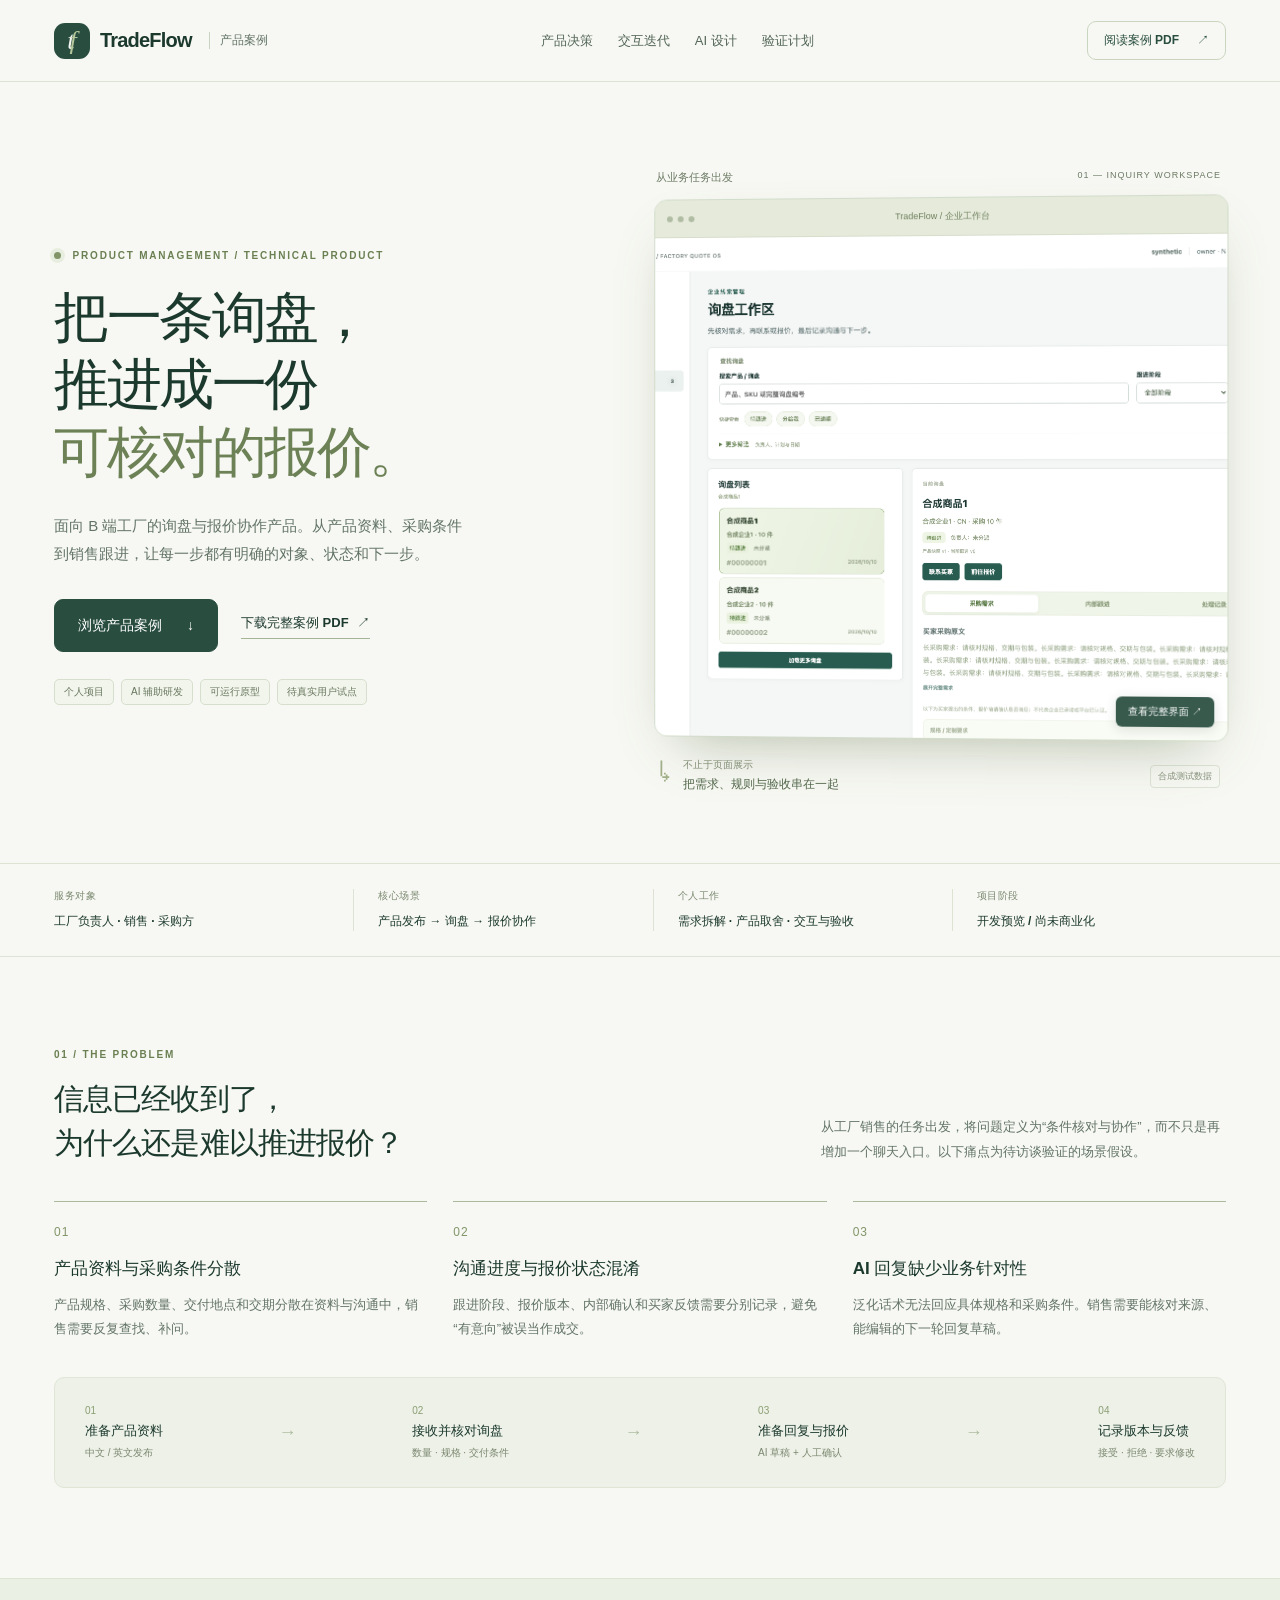
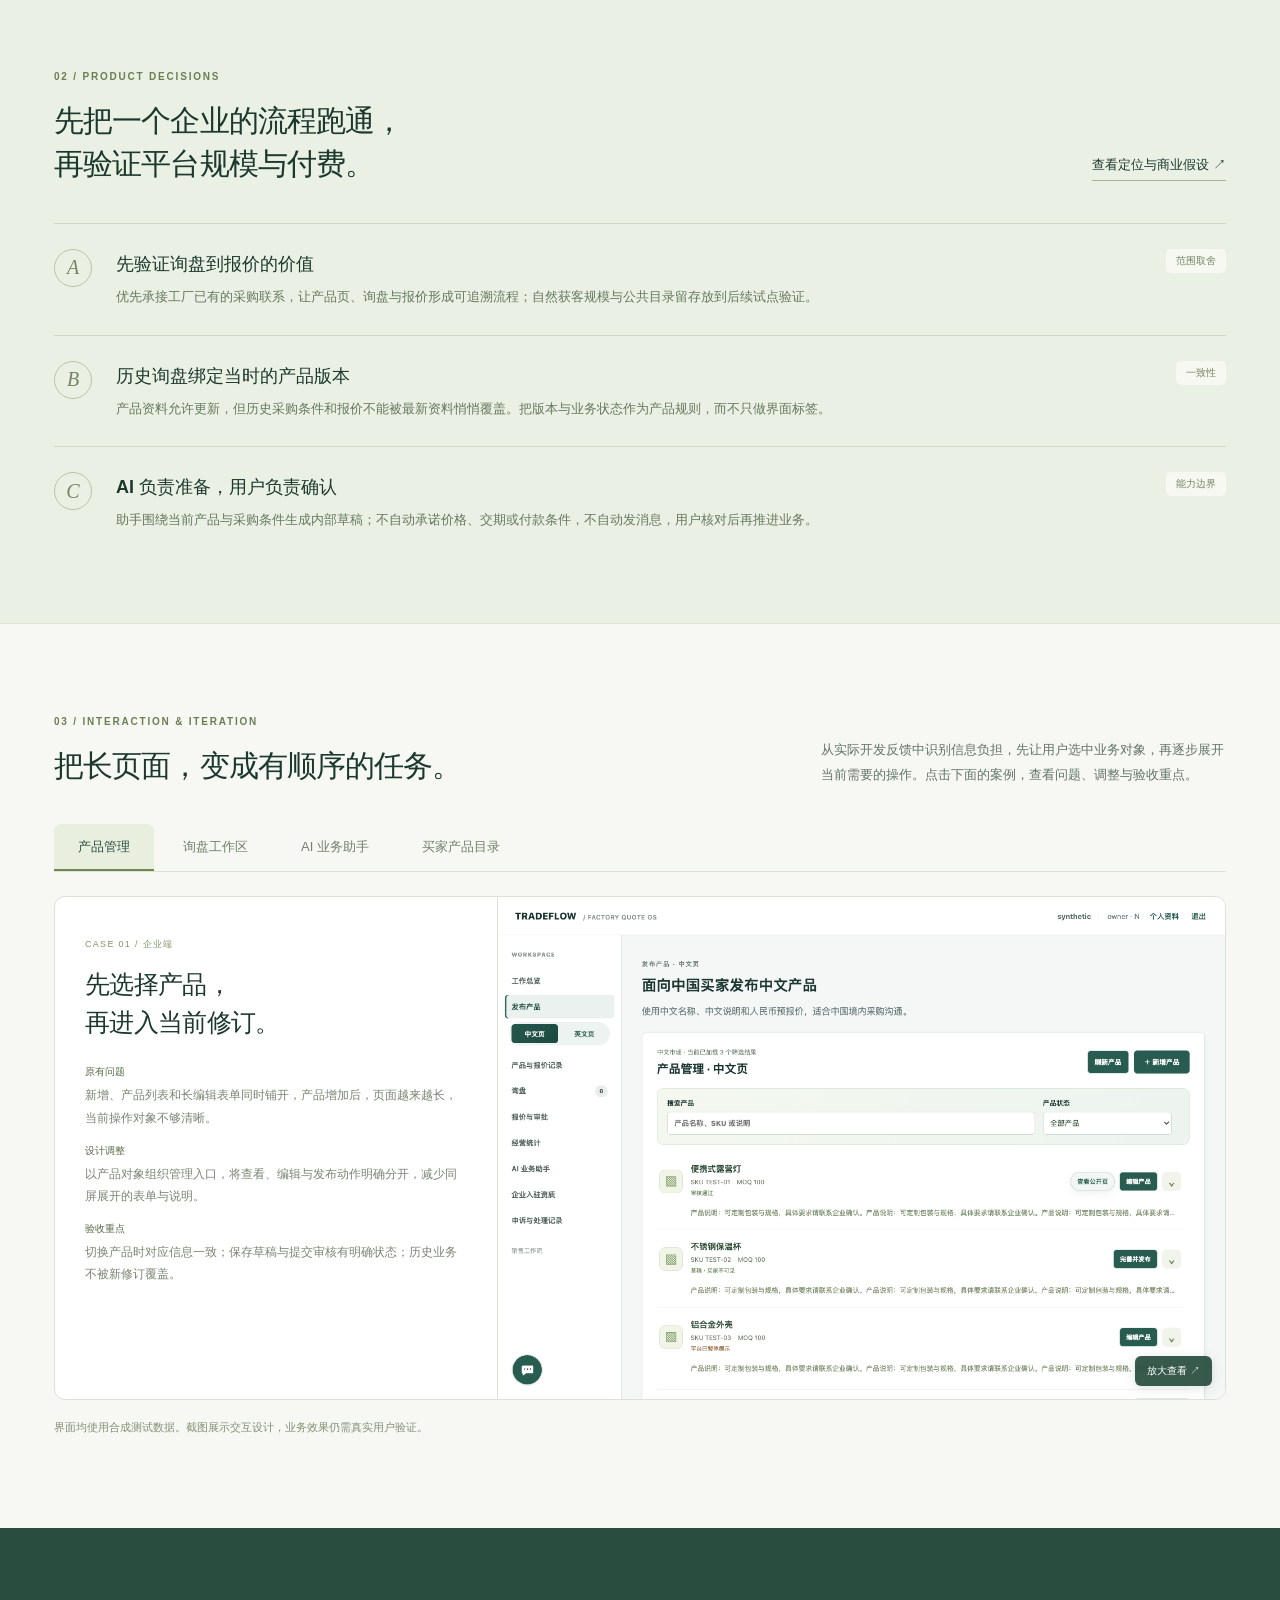
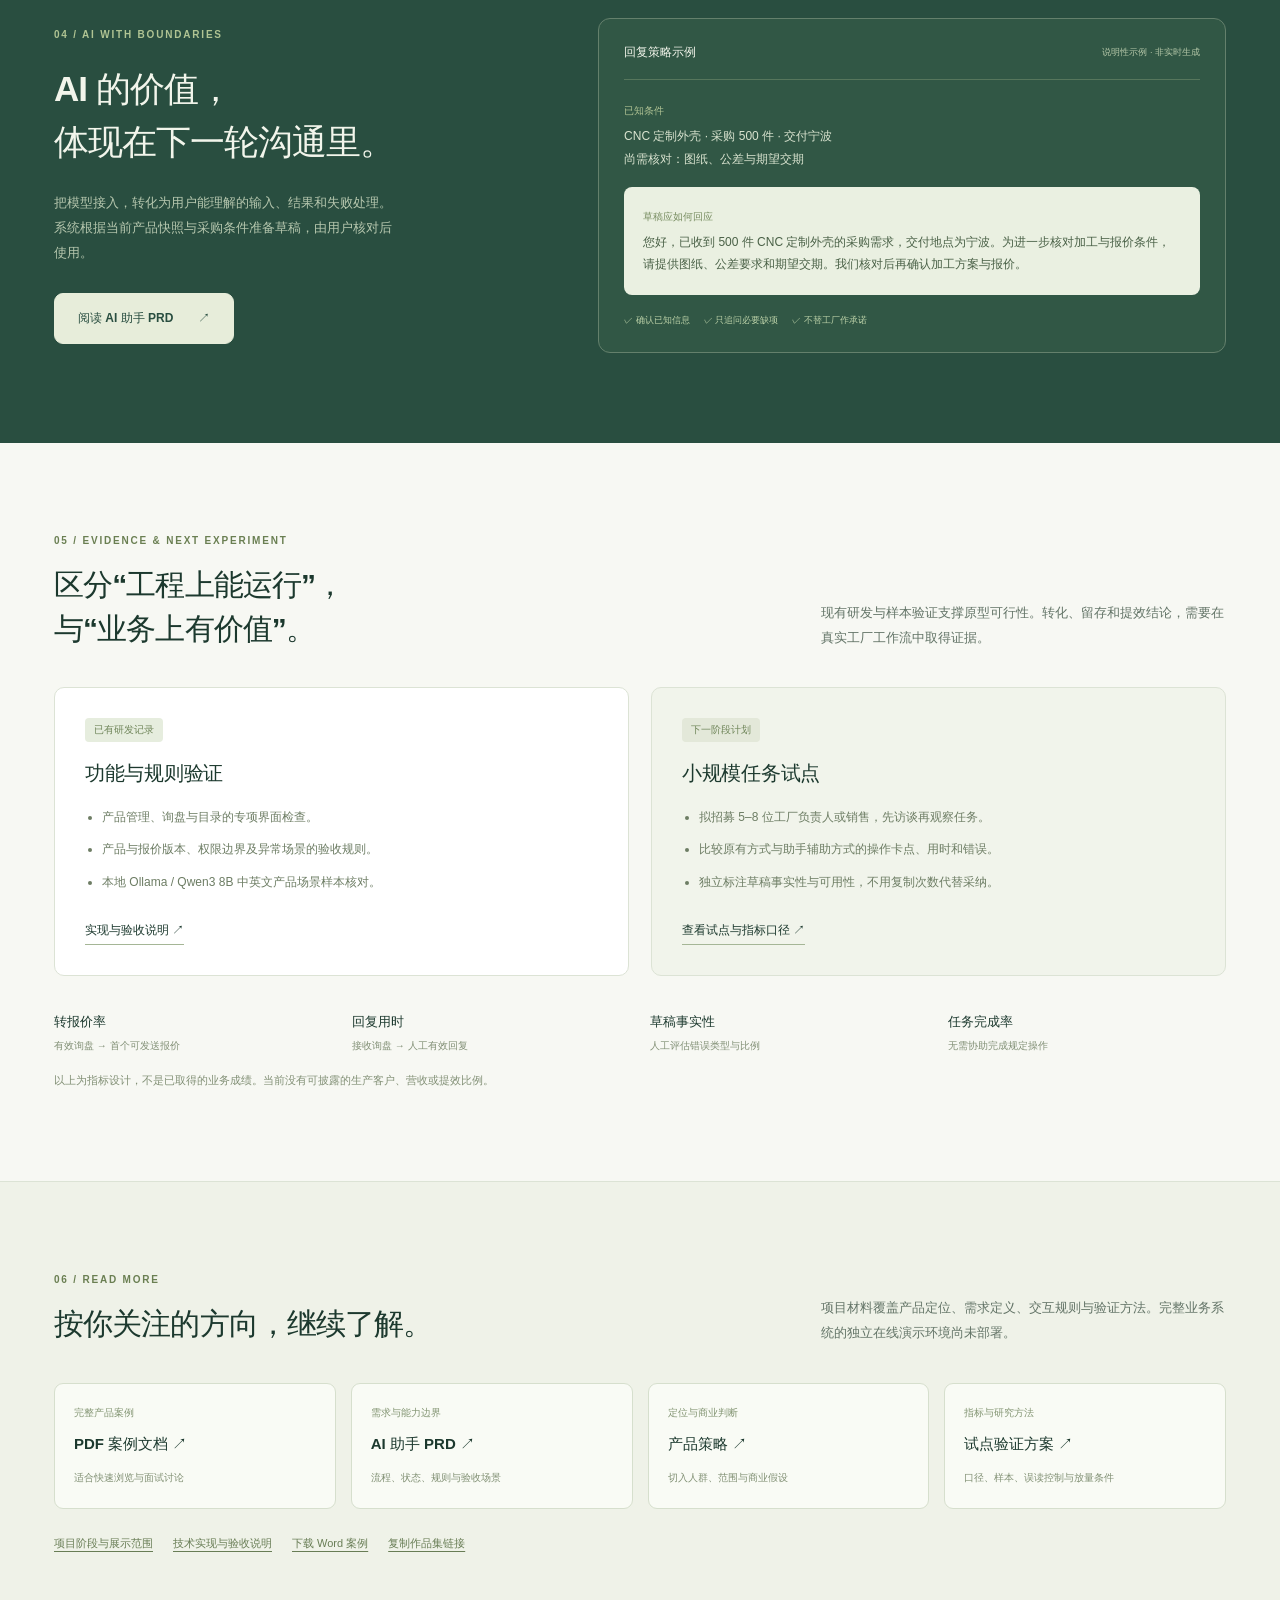
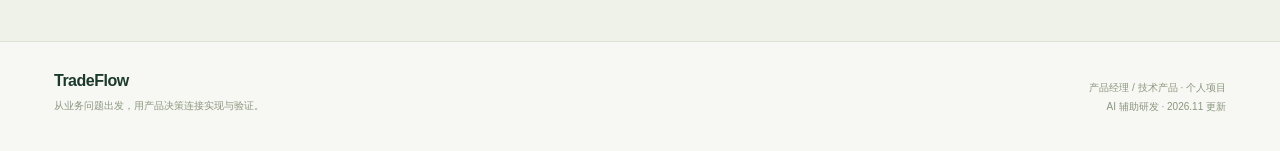
<file: index.html>
<!doctype html>
<html lang="zh-CN">
<head>
  <meta charset="utf-8">
  <meta name="viewport" content="width=device-width, initial-scale=1">
  <meta name="description" content="TradeFlow 产品经理与技术产品个人作品集：工厂询盘到报价的产品设计、交互迭代、AI 助手能力边界与试点验证方案。">
  <meta name="theme-color" content="#294e40">
  <title>TradeFlow · 产品经理 / 技术产品作品集</title>
  <link rel="icon" href="assets/favicon.svg" type="image/svg+xml">
  <link rel="stylesheet" href="assets/style.css">
  <script src="assets/site.js" defer></script>
</head>
<body>
<a class="skip-link" href="#main">跳到主要内容</a>
<header class="site-header">
  <a class="brand" href="./index.html" aria-label="TradeFlow 作品集首页"><span class="brand-icon" aria-hidden="true">t<span>f</span></span><strong>TradeFlow</strong><span class="brand-divider"></span><span class="brand-label">产品案例</span></a>
  <nav aria-label="页面导航"><a href="#decisions">产品决策</a><a href="#iterations">交互迭代</a><a href="#ai">AI 设计</a><a href="#validation">验证计划</a></nav>
  <a class="button button-small button-outline header-download" href="assets/tradeflow-product-case.pdf">阅读案例 PDF <span aria-hidden="true">↗</span></a>
</header>
<main id="main">
  <section class="hero section-shell" aria-labelledby="hero-title">
    <div class="hero-copy">
      <p class="eyebrow"><span class="status-dot"></span> PRODUCT MANAGEMENT / TECHNICAL PRODUCT</p>
      <h1 id="hero-title">把一条询盘，<br>推进成一份<br><em>可核对的报价。</em></h1>
      <p class="hero-description">面向 B 端工厂的询盘与报价协作产品。从产品资料、采购条件到销售跟进，让每一步都有明确的对象、状态和下一步。</p>
      <div class="hero-actions"><a class="button" href="#iterations">浏览产品案例 <span aria-hidden="true">↓</span></a><a class="text-link" href="assets/tradeflow-product-case.pdf">下载完整案例 PDF <span aria-hidden="true">↗</span></a></div>
      <div class="tags"><span>个人项目</span><span>AI 辅助研发</span><span>可运行原型</span><span>待真实用户试点</span></div>
    </div>
    <div class="hero-visual">
      <div class="visual-label"><span>从业务任务出发</span><span>01 — INQUIRY WORKSPACE</span></div>
      <button class="screenshot-button hero-screen" type="button" data-image="assets/inquiry-workspace-20261028.png" data-caption="询盘工作区：先选询盘，再核对需求与跟进。合成测试数据。" aria-label="放大查看询盘工作区截图"><span class="window-bar" aria-hidden="true"><i></i><i></i><i></i><span>TradeFlow / 企业工作台</span></span><img src="assets/inquiry-workspace-20261028.png" alt="TradeFlow 询盘工作区界面，展示询盘列表、需求详情和跟进操作" fetchpriority="high"><span class="zoom-hint">查看完整界面 ↗</span></button>
      <div class="visual-note"><span class="note-arrow" aria-hidden="true">↳</span><p>不止于页面展示<br><strong>把需求、规则与验收串在一起</strong></p><span class="synthetic-label">合成测试数据</span></div>
    </div>
  </section>
  <div class="project-meta section-shell" aria-label="项目基本信息">
    <div><span>服务对象</span><strong>工厂负责人 · 销售 · 采购方</strong></div><div><span>核心场景</span><strong>产品发布 → 询盘 → 报价协作</strong></div><div><span>个人工作</span><strong>需求拆解 · 产品取舍 · 交互与验收</strong></div><div><span>项目阶段</span><strong>开发预览 / 尚未商业化</strong></div>
  </div>
  <section class="section-shell section-space" id="overview">
    <div class="section-heading"><div><p class="eyebrow">01 / THE PROBLEM</p><h2>信息已经收到了，<br>为什么还是难以推进报价？</h2></div><p>从工厂销售的任务出发，将问题定义为“条件核对与协作”，而不只是再增加一个聊天入口。以下痛点为待访谈验证的场景假设。</p></div>
    <div class="problem-grid"><article><span class="index">01</span><h3>产品资料与采购条件分散</h3><p>产品规格、采购数量、交付地点和交期分散在资料与沟通中，销售需要反复查找、补问。</p></article><article><span class="index">02</span><h3>沟通进度与报价状态混淆</h3><p>跟进阶段、报价版本、内部确认和买家反馈需要分别记录，避免“有意向”被误当作成交。</p></article><article><span class="index">03</span><h3>AI 回复缺少业务针对性</h3><p>泛化话术无法回应具体规格和采购条件。销售需要能核对来源、能编辑的下一轮回复草稿。</p></article></div>
    <div class="workflow" aria-label="核心业务流程"><div><span>01</span><strong>准备产品资料</strong><small>中文 / 英文发布</small></div><span aria-hidden="true">→</span><div><span>02</span><strong>接收并核对询盘</strong><small>数量 · 规格 · 交付条件</small></div><span aria-hidden="true">→</span><div><span>03</span><strong>准备回复与报价</strong><small>AI 草稿 + 人工确认</small></div><span aria-hidden="true">→</span><div><span>04</span><strong>记录版本与反馈</strong><small>接受 · 拒绝 · 要求修改</small></div></div>
  </section>
  <section class="decision-section" id="decisions"><div class="section-shell section-space">
    <div class="section-heading"><div><p class="eyebrow">02 / PRODUCT DECISIONS</p><h2>先把一个企业的流程跑通，<br>再验证平台规模与付费。</h2></div><a class="text-link" href="positioning.html">查看定位与商业假设 ↗</a></div>
    <div class="decision-list"><article><div class="decision-number">A</div><div><h3>先验证询盘到报价的价值</h3><p>优先承接工厂已有的采购联系，让产品页、询盘与报价形成可追溯流程；自然获客规模与公共目录留存放到后续试点验证。</p></div><span class="decision-tag">范围取舍</span></article><article><div class="decision-number">B</div><div><h3>历史询盘绑定当时的产品版本</h3><p>产品资料允许更新，但历史采购条件和报价不能被最新资料悄悄覆盖。把版本与业务状态作为产品规则，而不只做界面标签。</p></div><span class="decision-tag">一致性</span></article><article><div class="decision-number">C</div><div><h3>AI 负责准备，用户负责确认</h3><p>助手围绕当前产品与采购条件生成内部草稿；不自动承诺价格、交期或付款条件，不自动发消息，用户核对后再推进业务。</p></div><span class="decision-tag">能力边界</span></article></div>
  </div></section>
  <section class="section-shell section-space" id="iterations">
    <div class="section-heading"><div><p class="eyebrow">03 / INTERACTION & ITERATION</p><h2>把长页面，变成有顺序的任务。</h2></div><p>从实际开发反馈中识别信息负担，先让用户选中业务对象，再逐步展开当前需要的操作。点击下面的案例，查看问题、调整与验收重点。</p></div>
    <div class="case-tabs" role="tablist" aria-label="交互设计案例"><button type="button" role="tab" id="tab-products" aria-selected="true" aria-controls="case-products" tabindex="0">产品管理</button><button type="button" role="tab" id="tab-inquiry" aria-selected="false" aria-controls="case-inquiry" tabindex="-1">询盘工作区</button><button type="button" role="tab" id="tab-agent" aria-selected="false" aria-controls="case-agent" tabindex="-1">AI 业务助手</button><button type="button" role="tab" id="tab-buyer" aria-selected="false" aria-controls="case-buyer" tabindex="-1">买家产品目录</button></div>
    <div class="case-panel" id="case-products" role="tabpanel" aria-labelledby="tab-products"><div class="case-copy"><span class="case-kicker">CASE 01 / 企业端</span><h3>先选择产品，<br>再进入当前修订。</h3><dl><dt>原有问题</dt><dd>新增、产品列表和长编辑表单同时铺开，产品增加后，页面越来越长，当前操作对象不够清晰。</dd><dt>设计调整</dt><dd>以产品对象组织管理入口，将查看、编辑与发布动作明确分开，减少同屏展开的表单与说明。</dd><dt>验收重点</dt><dd>切换产品时对应信息一致；保存草稿与提交审核有明确状态；历史业务不被新修订覆盖。</dd></dl></div><button class="screenshot-button case-image" type="button" data-image="assets/product-manager-20261028.png" data-caption="产品管理交互迭代。合成测试数据。" aria-label="放大产品管理截图"><img loading="lazy" src="assets/product-manager-20261028.png" alt="产品管理界面截图"><span class="zoom-hint">放大查看 ↗</span></button></div>
    <div class="case-panel" id="case-inquiry" role="tabpanel" aria-labelledby="tab-inquiry" hidden><div class="case-copy"><span class="case-kicker">CASE 02 / 企业端</span><h3>筛选、选择、核对，<br>再决定下一步。</h3><dl><dt>原有问题</dt><dd>筛选条件占据大面积首屏，需求、负责人、跟进和报价入口缺少清晰顺序。</dd><dt>设计调整</dt><dd>围绕“左侧选询盘、右侧处理当前需求”组织工作区；让搜索、筛选与详情各自承担明确任务。</dd><dt>验收重点</dt><dd>搜索和选择对应正确详情；跟进阶段独立于报价审批；销售仅处理授权范围内的线索。</dd></dl></div><button class="screenshot-button case-image" type="button" data-image="assets/inquiry-workspace-20261028.png" data-caption="询盘工作区交互迭代。合成测试数据。" aria-label="放大询盘工作区截图"><img loading="lazy" src="assets/inquiry-workspace-20261028.png" alt="询盘列表与详情工作区"><span class="zoom-hint">放大查看 ↗</span></button></div>
    <div class="case-panel" id="case-agent" role="tabpanel" aria-labelledby="tab-agent" hidden><div class="case-copy"><span class="case-kicker">CASE 03 / AI 产品</span><h3>从“运行 Agent”，<br>变成“准备这次回复”。</h3><dl><dt>原有问题</dt><dd>技术化入口不易理解；泛化草稿重复询问已填写的条件，用户难以感知与当前业务的关系。</dd><dt>设计调整</dt><dd>按补齐需求、准备回复、报价前检查组织目标，显式展示来源、缺项与可编辑话术。</dd><dt>验收重点</dt><dd>已知条件应被确认、缺项才追问；中英文匹配；不编造工艺、价格或交期承诺。</dd></dl></div><button class="screenshot-button case-image" type="button" data-image="assets/agent-business-home-20261027.png" data-caption="AI 助手界面中的固定示例仅演示交互；不代表该次截图由实时模型生成。合成测试数据。" aria-label="放大 AI 助手截图"><img loading="lazy" src="assets/agent-business-home-20261027.png" alt="按业务任务组织的 AI 助手界面"><span class="zoom-hint">放大查看 ↗</span></button></div>
    <div class="case-panel" id="case-buyer" role="tabpanel" aria-labelledby="tab-buyer" hidden><div class="case-copy"><span class="case-kicker">CASE 04 / 买家端</span><h3>先看到产品，<br>再按采购条件收窄。</h3><dl><dt>原有问题</dt><dd>目录首屏由介绍和大量筛选项占据，产品展示靠后，浏览与找货的任务不够突出。</dd><dt>设计调整</dt><dd>保持产品浏览为主线，让搜索与进阶筛选逐步展开，区分国内与海外产品页，兼顾移动端布局。</dd><dt>验收重点</dt><dd>筛选结果与采购条件一致；产品语言渠道明确；手机端搜索、滚动与返回路径可用。</dd></dl></div><button class="screenshot-button case-image" type="button" data-image="assets/buyer-compact-catalog-20261028.png" data-caption="买家产品目录交互迭代。合成测试数据。" aria-label="放大买家目录截图"><img loading="lazy" src="assets/buyer-compact-catalog-20261028.png" alt="紧凑的买家产品目录与搜索界面"><span class="zoom-hint">放大查看 ↗</span></button></div>
    <p class="caption">界面均使用合成测试数据。截图展示交互设计，业务效果仍需真实用户验证。</p>
    <noscript><p>浏览器未启用 JavaScript，可直接查看 <a href="assets/inquiry-workspace-20261028.png">询盘工作区</a>、<a href="assets/agent-business-home-20261027.png">AI 助手</a>与<a href="assets/buyer-compact-catalog-20261028.png">买家目录</a>截图。</p></noscript>
  </section>
  <section class="ai-section" id="ai"><div class="section-shell section-space ai-layout"><div><p class="eyebrow">04 / AI WITH BOUNDARIES</p><h2>AI 的价值，<br>体现在下一轮沟通里。</h2><p>把模型接入，转化为用户能理解的输入、结果和失败处理。系统根据当前产品快照与采购条件准备草稿，由用户核对后使用。</p><a class="button button-light" href="ai-prd.html">阅读 AI 助手 PRD <span aria-hidden="true">↗</span></a></div><div class="ai-example"><div class="example-head"><span>回复策略示例</span><span>说明性示例 · 非实时生成</span></div><div class="example-input"><small>已知条件</small><p>CNC 定制外壳 · 采购 500 件 · 交付宁波<br>尚需核对：图纸、公差与期望交期</p></div><div class="example-reply"><small>草稿应如何回应</small><p>您好，已收到 500 件 CNC 定制外壳的采购需求，交付地点为宁波。为进一步核对加工与报价条件，请提供图纸、公差要求和期望交期。我们核对后再确认加工方案与报价。</p></div><div class="ai-guardrails"><span>✓ 确认已知信息</span><span>✓ 只追问必要缺项</span><span>✓ 不替工厂作承诺</span></div></div></div></section>
  <section class="section-shell section-space" id="validation">
    <div class="section-heading"><div><p class="eyebrow">05 / EVIDENCE & NEXT EXPERIMENT</p><h2>区分“工程上能运行”，<br>与“业务上有价值”。</h2></div><p>现有研发与样本验证支撑原型可行性。转化、留存和提效结论，需要在真实工厂工作流中取得证据。</p></div>
    <div class="evidence-grid"><article class="evidence-card"><span class="pill">已有研发记录</span><h3>功能与规则验证</h3><ul><li>产品管理、询盘与目录的专项界面检查。</li><li>产品与报价版本、权限边界及异常场景的验收规则。</li><li>本地 Ollama / Qwen3 8B 中英文产品场景样本核对。</li></ul><a class="text-link" href="implementation.html">实现与验收说明 ↗</a></article><article class="evidence-card planned"><span class="pill">下一阶段计划</span><h3>小规模任务试点</h3><ul><li>拟招募 5–8 位工厂负责人或销售，先访谈再观察任务。</li><li>比较原有方式与助手辅助方式的操作卡点、用时和错误。</li><li>独立标注草稿事实性与可用性，不用复制次数代替采纳。</li></ul><a class="text-link" href="validation-plan.html">查看试点与指标口径 ↗</a></article></div>
    <div class="metrics-strip"><div><strong>转报价率</strong><span>有效询盘 → 首个可发送报价</span></div><div><strong>回复用时</strong><span>接收询盘 → 人工有效回复</span></div><div><strong>草稿事实性</strong><span>人工评估错误类型与比例</span></div><div><strong>任务完成率</strong><span>无需协助完成规定操作</span></div></div>
    <p class="caption">以上为指标设计，不是已取得的业务成绩。当前没有可披露的生产客户、营收或提效比例。</p>
  </section>
  <section class="materials-section" id="materials"><div class="section-shell section-space"><div class="section-heading"><div><p class="eyebrow">06 / READ MORE</p><h2>按你关注的方向，继续了解。</h2></div><p>项目材料覆盖产品定位、需求定义、交互规则与验证方法。完整业务系统的独立在线演示环境尚未部署。</p></div><div class="material-grid"><a href="assets/tradeflow-product-case.pdf"><span>完整产品案例</span><strong>PDF 案例文档 ↗</strong><small>适合快速浏览与面试讨论</small></a><a href="ai-prd.html"><span>需求与能力边界</span><strong>AI 助手 PRD ↗</strong><small>流程、状态、规则与验收场景</small></a><a href="positioning.html"><span>定位与商业判断</span><strong>产品策略 ↗</strong><small>切入人群、范围与商业假设</small></a><a href="validation-plan.html"><span>指标与研究方法</span><strong>试点验证方案 ↗</strong><small>口径、样本、误读控制与放量条件</small></a></div><div class="materials-bottom"><a href="scope.html">项目阶段与展示范围</a><a href="implementation.html">技术实现与验收说明</a><a href="assets/tradeflow-product-case.docx" download>下载 Word 案例</a><button type="button" id="copy-link" class="link-button">复制作品集链接</button><span id="copy-status" role="status" aria-live="polite"></span></div></div></section>
</main>
<footer class="site-footer section-shell"><div><strong>TradeFlow</strong><p>从业务问题出发，用产品决策连接实现与验证。</p></div><p>产品经理 / 技术产品 · 个人项目<br>AI 辅助研发 · 2026.11 更新</p></footer>
<dialog id="image-viewer" aria-label="界面截图放大预览"><div class="viewer-toolbar"><p id="viewer-caption"></p><button type="button" id="close-viewer" aria-label="关闭截图预览">关闭 ×</button></div><div class="viewer-image-wrap"><img id="viewer-image" alt=""></div></dialog>
</body>
</html>
</file>
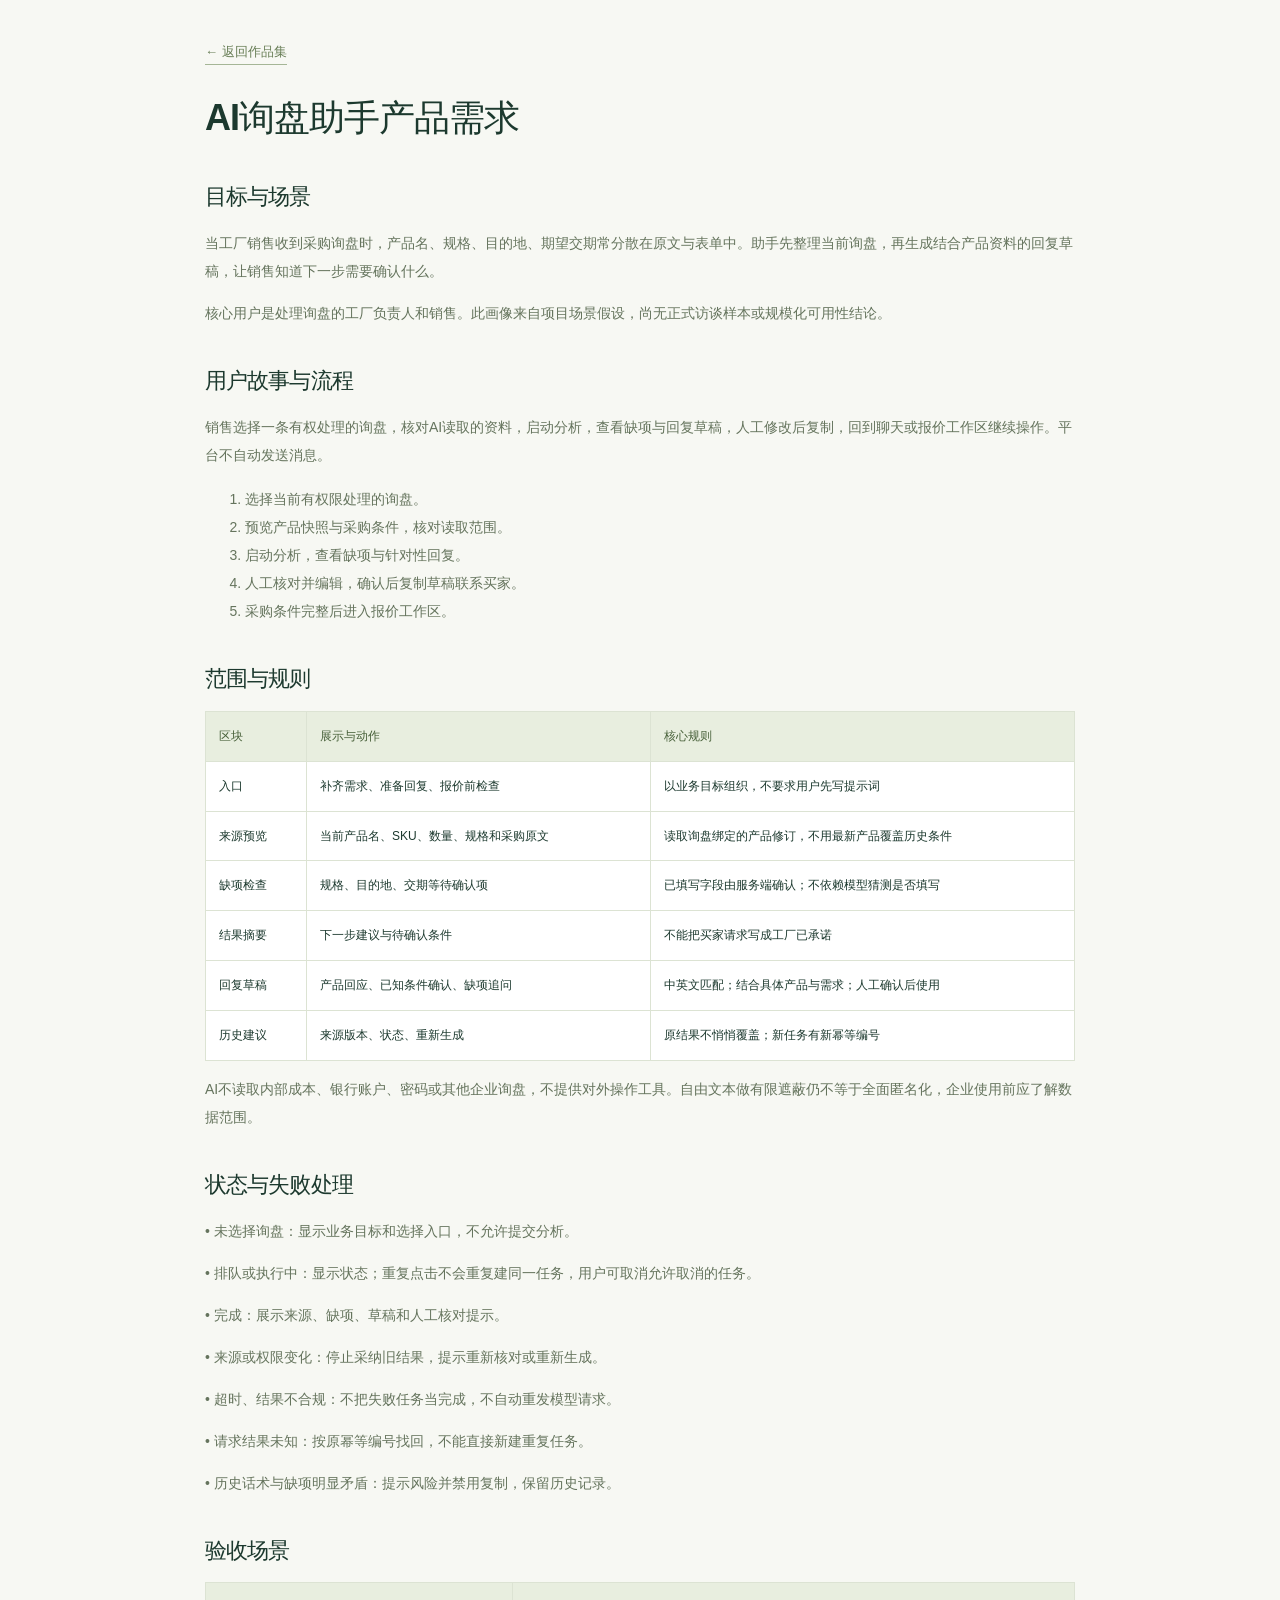
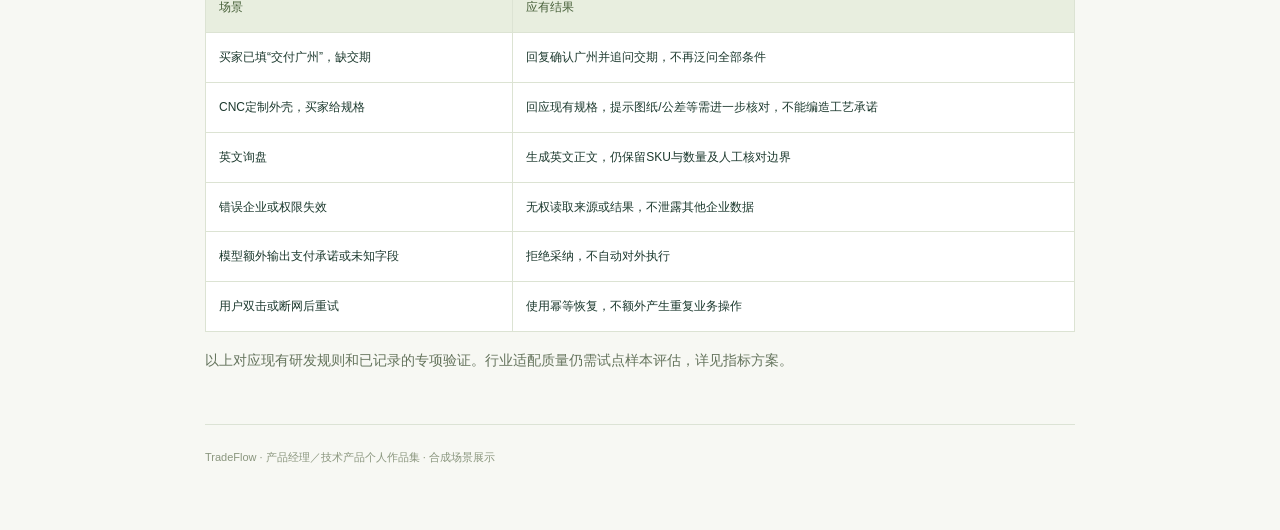
<file: ai-prd.html>
<!doctype html><html lang="zh-CN"><meta charset="utf-8"><meta name="viewport" content="width=device-width,initial-scale=1"><title>AI询盘助手产品需求</title><link rel="stylesheet" href="assets/style.css"><main class="article-page"><a href="./index.html">← 返回作品集</a><h1>AI询盘助手产品需求</h1><h2>目标与场景</h2><p>当工厂销售收到采购询盘时，产品名、规格、目的地、期望交期常分散在原文与表单中。助手先整理当前询盘，再生成结合产品资料的回复草稿，让销售知道下一步需要确认什么。</p><p>核心用户是处理询盘的工厂负责人和销售。此画像来自项目场景假设，尚无正式访谈样本或规模化可用性结论。</p><h2>用户故事与流程</h2><p>销售选择一条有权处理的询盘，核对AI读取的资料，启动分析，查看缺项与回复草稿，人工修改后复制，回到聊天或报价工作区继续操作。平台不自动发送消息。</p><ol class="article-steps"><li>选择当前有权限处理的询盘。</li><li>预览产品快照与采购条件，核对读取范围。</li><li>启动分析，查看缺项与针对性回复。</li><li>人工核对并编辑，确认后复制草稿联系买家。</li><li>采购条件完整后进入报价工作区。</li></ol><h2>范围与规则</h2><div class="table-wrap"><table><tr><th>区块</th><th>展示与动作</th><th>核心规则</th></tr><tr><td>入口</td><td>补齐需求、准备回复、报价前检查</td><td>以业务目标组织，不要求用户先写提示词</td></tr><tr><td>来源预览</td><td>当前产品名、SKU、数量、规格和采购原文</td><td>读取询盘绑定的产品修订，不用最新产品覆盖历史条件</td></tr><tr><td>缺项检查</td><td>规格、目的地、交期等待确认项</td><td>已填写字段由服务端确认；不依赖模型猜测是否填写</td></tr><tr><td>结果摘要</td><td>下一步建议与待确认条件</td><td>不能把买家请求写成工厂已承诺</td></tr><tr><td>回复草稿</td><td>产品回应、已知条件确认、缺项追问</td><td>中英文匹配；结合具体产品与需求；人工确认后使用</td></tr><tr><td>历史建议</td><td>来源版本、状态、重新生成</td><td>原结果不悄悄覆盖；新任务有新幂等编号</td></tr></table></div><p>AI不读取内部成本、银行账户、密码或其他企业询盘，不提供对外操作工具。自由文本做有限遮蔽仍不等于全面匿名化，企业使用前应了解数据范围。</p><h2>状态与失败处理</h2><p>• 未选择询盘：显示业务目标和选择入口，不允许提交分析。</p><p>• 排队或执行中：显示状态；重复点击不会重复建同一任务，用户可取消允许取消的任务。</p><p>• 完成：展示来源、缺项、草稿和人工核对提示。</p><p>• 来源或权限变化：停止采纳旧结果，提示重新核对或重新生成。</p><p>• 超时、结果不合规：不把失败任务当完成，不自动重发模型请求。</p><p>• 请求结果未知：按原幂等编号找回，不能直接新建重复任务。</p><p>• 历史话术与缺项明显矛盾：提示风险并禁用复制，保留历史记录。</p><h2>验收场景</h2><div class="table-wrap"><table><tr><th>场景</th><th>应有结果</th></tr><tr><td>买家已填“交付广州”，缺交期</td><td>回复确认广州并追问交期，不再泛问全部条件</td></tr><tr><td>CNC定制外壳，买家给规格</td><td>回应现有规格，提示图纸/公差等需进一步核对，不能编造工艺承诺</td></tr><tr><td>英文询盘</td><td>生成英文正文，仍保留SKU与数量及人工核对边界</td></tr><tr><td>错误企业或权限失效</td><td>无权读取来源或结果，不泄露其他企业数据</td></tr><tr><td>模型额外输出支付承诺或未知字段</td><td>拒绝采纳，不自动对外执行</td></tr><tr><td>用户双击或断网后重试</td><td>使用幂等恢复，不额外产生重复业务操作</td></tr></table></div><p>以上对应现有研发规则和已记录的专项验证。行业适配质量仍需试点样本评估，详见指标方案。</p><footer class="article-footer">TradeFlow · 产品经理／技术产品个人作品集 · 合成场景展示</footer></main></html>
</file>
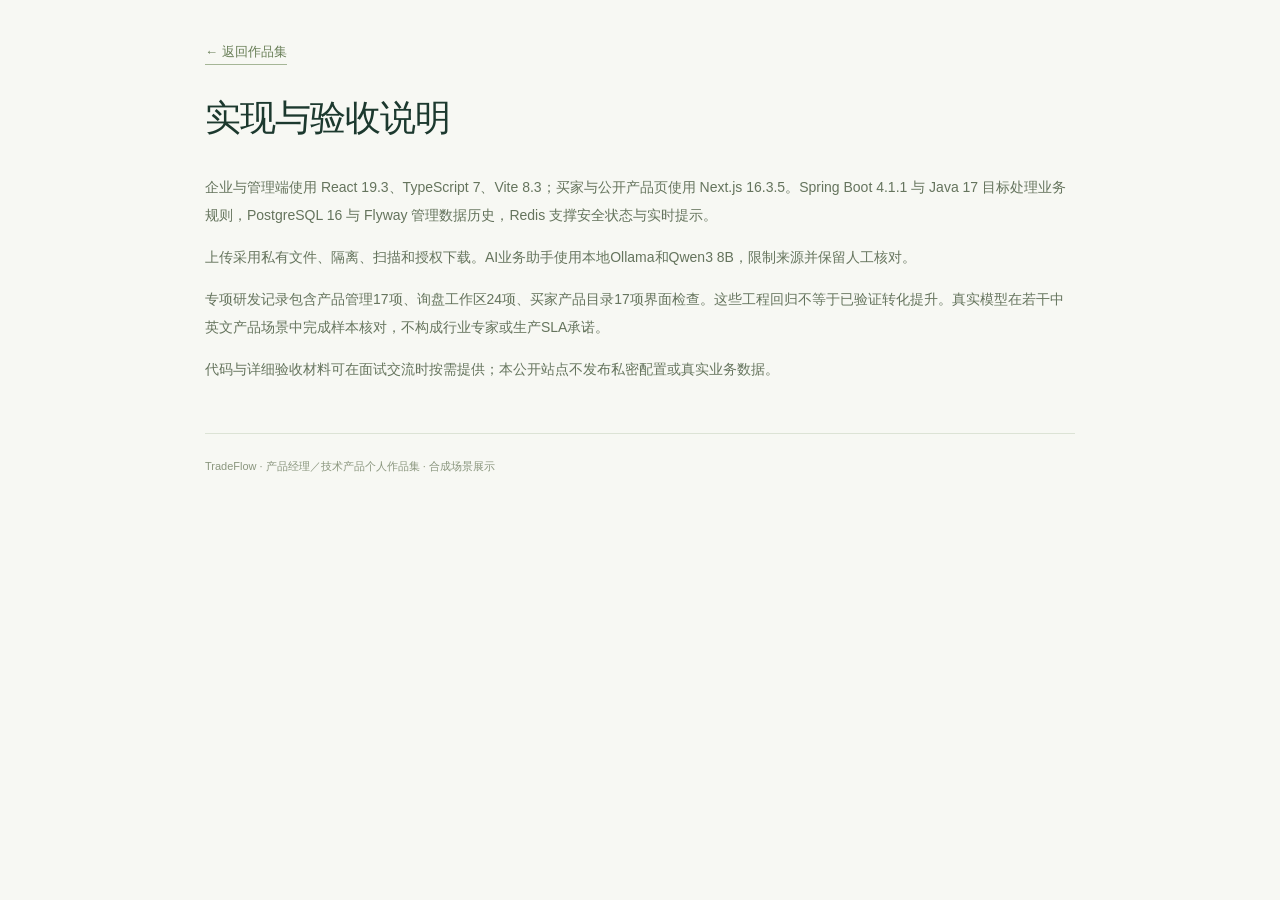
<file: implementation.html>
<!doctype html><html lang="zh-CN"><meta charset="utf-8"><title>实现与验收说明 · TradeFlow</title><meta name="viewport" content="width=device-width,initial-scale=1"><link rel="stylesheet" href="assets/style.css"><main class="article-page"><a href="./index.html">← 返回作品集</a><h1>实现与验收说明</h1><p>企业与管理端使用 React 19.3、TypeScript 7、Vite 8.3；买家与公开产品页使用 Next.js 16.3.5。Spring Boot 4.1.1 与 Java 17 目标处理业务规则，PostgreSQL 16 与 Flyway 管理数据历史，Redis 支撑安全状态与实时提示。</p><p>上传采用私有文件、隔离、扫描和授权下载。AI业务助手使用本地Ollama和Qwen3 8B，限制来源并保留人工核对。</p><p>专项研发记录包含产品管理17项、询盘工作区24项、买家产品目录17项界面检查。这些工程回归不等于已验证转化提升。真实模型在若干中英文产品场景中完成样本核对，不构成行业专家或生产SLA承诺。</p><p>代码与详细验收材料可在面试交流时按需提供；本公开站点不发布私密配置或真实业务数据。</p><footer class="article-footer">TradeFlow · 产品经理／技术产品个人作品集 · 合成场景展示</footer></main></html>
</file>
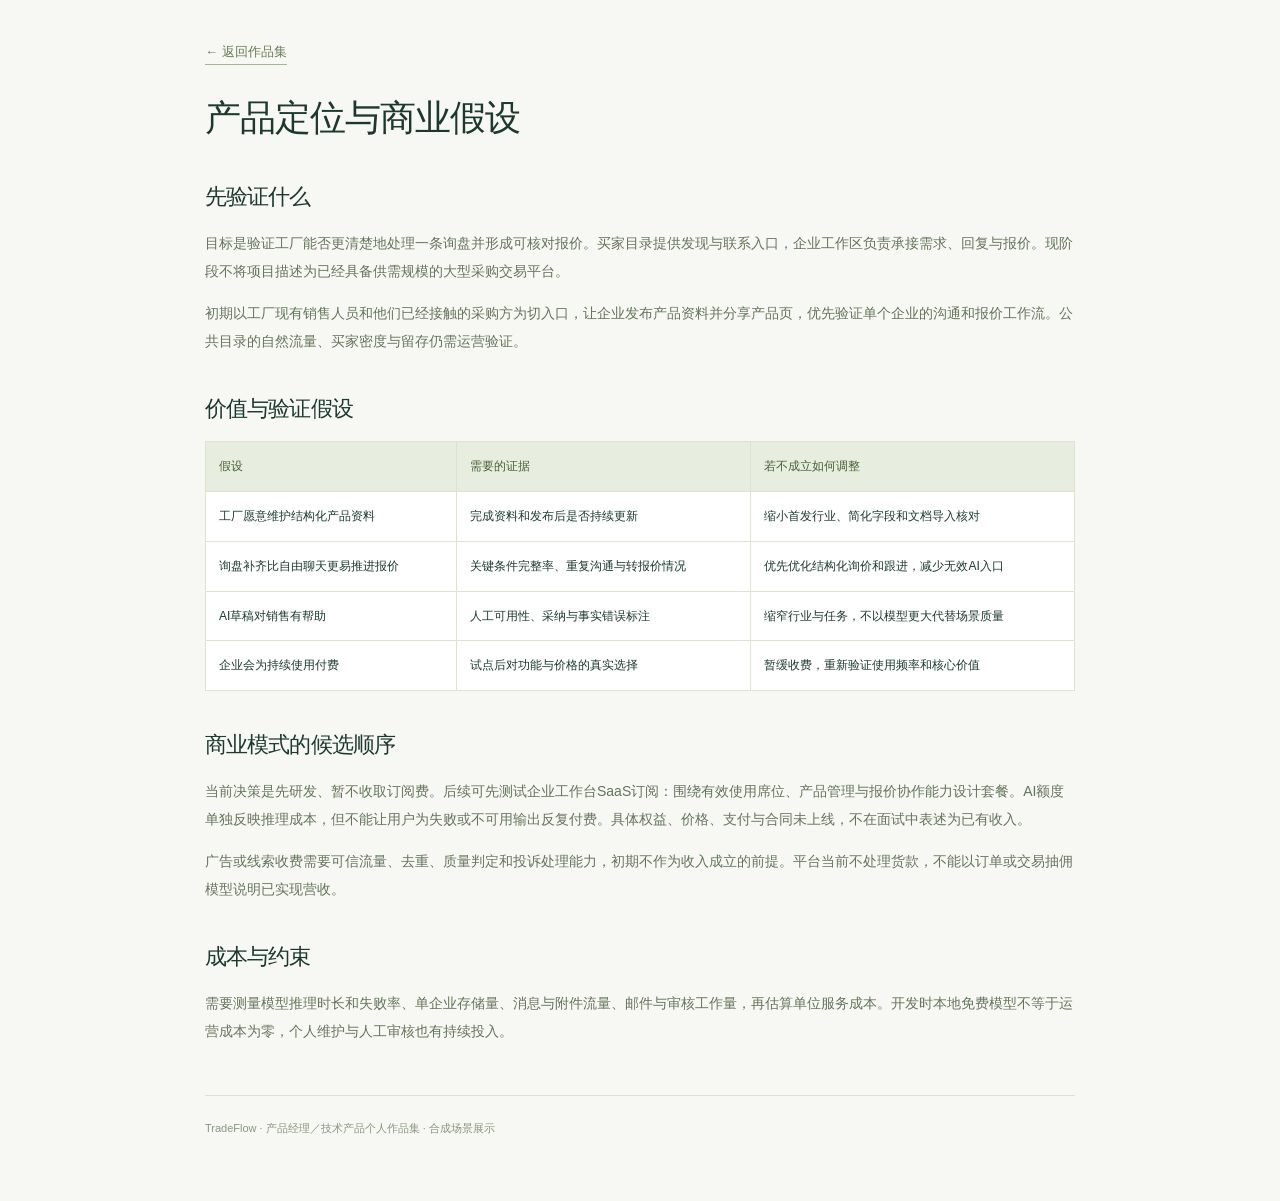
<file: positioning.html>
<!doctype html><html lang="zh-CN"><meta charset="utf-8"><meta name="viewport" content="width=device-width,initial-scale=1"><title>产品定位与商业假设</title><link rel="stylesheet" href="assets/style.css"><main class="article-page"><a href="./index.html">← 返回作品集</a><h1>产品定位与商业假设</h1><h2>先验证什么</h2><p>目标是验证工厂能否更清楚地处理一条询盘并形成可核对报价。买家目录提供发现与联系入口，企业工作区负责承接需求、回复与报价。现阶段不将项目描述为已经具备供需规模的大型采购交易平台。</p><p>初期以工厂现有销售人员和他们已经接触的采购方为切入口，让企业发布产品资料并分享产品页，优先验证单个企业的沟通和报价工作流。公共目录的自然流量、买家密度与留存仍需运营验证。</p><h2>价值与验证假设</h2><div class="table-wrap"><table><tr><th>假设</th><th>需要的证据</th><th>若不成立如何调整</th></tr><tr><td>工厂愿意维护结构化产品资料</td><td>完成资料和发布后是否持续更新</td><td>缩小首发行业、简化字段和文档导入核对</td></tr><tr><td>询盘补齐比自由聊天更易推进报价</td><td>关键条件完整率、重复沟通与转报价情况</td><td>优先优化结构化询价和跟进，减少无效AI入口</td></tr><tr><td>AI草稿对销售有帮助</td><td>人工可用性、采纳与事实错误标注</td><td>缩窄行业与任务，不以模型更大代替场景质量</td></tr><tr><td>企业会为持续使用付费</td><td>试点后对功能与价格的真实选择</td><td>暂缓收费，重新验证使用频率和核心价值</td></tr></table></div><h2>商业模式的候选顺序</h2><p>当前决策是先研发、暂不收取订阅费。后续可先测试企业工作台SaaS订阅：围绕有效使用席位、产品管理与报价协作能力设计套餐。AI额度单独反映推理成本，但不能让用户为失败或不可用输出反复付费。具体权益、价格、支付与合同未上线，不在面试中表述为已有收入。</p><p>广告或线索收费需要可信流量、去重、质量判定和投诉处理能力，初期不作为收入成立的前提。平台当前不处理货款，不能以订单或交易抽佣模型说明已实现营收。</p><h2>成本与约束</h2><p>需要测量模型推理时长和失败率、单企业存储量、消息与附件流量、邮件与审核工作量，再估算单位服务成本。开发时本地免费模型不等于运营成本为零，个人维护与人工审核也有持续投入。</p><footer class="article-footer">TradeFlow · 产品经理／技术产品个人作品集 · 合成场景展示</footer></main></html>
</file>
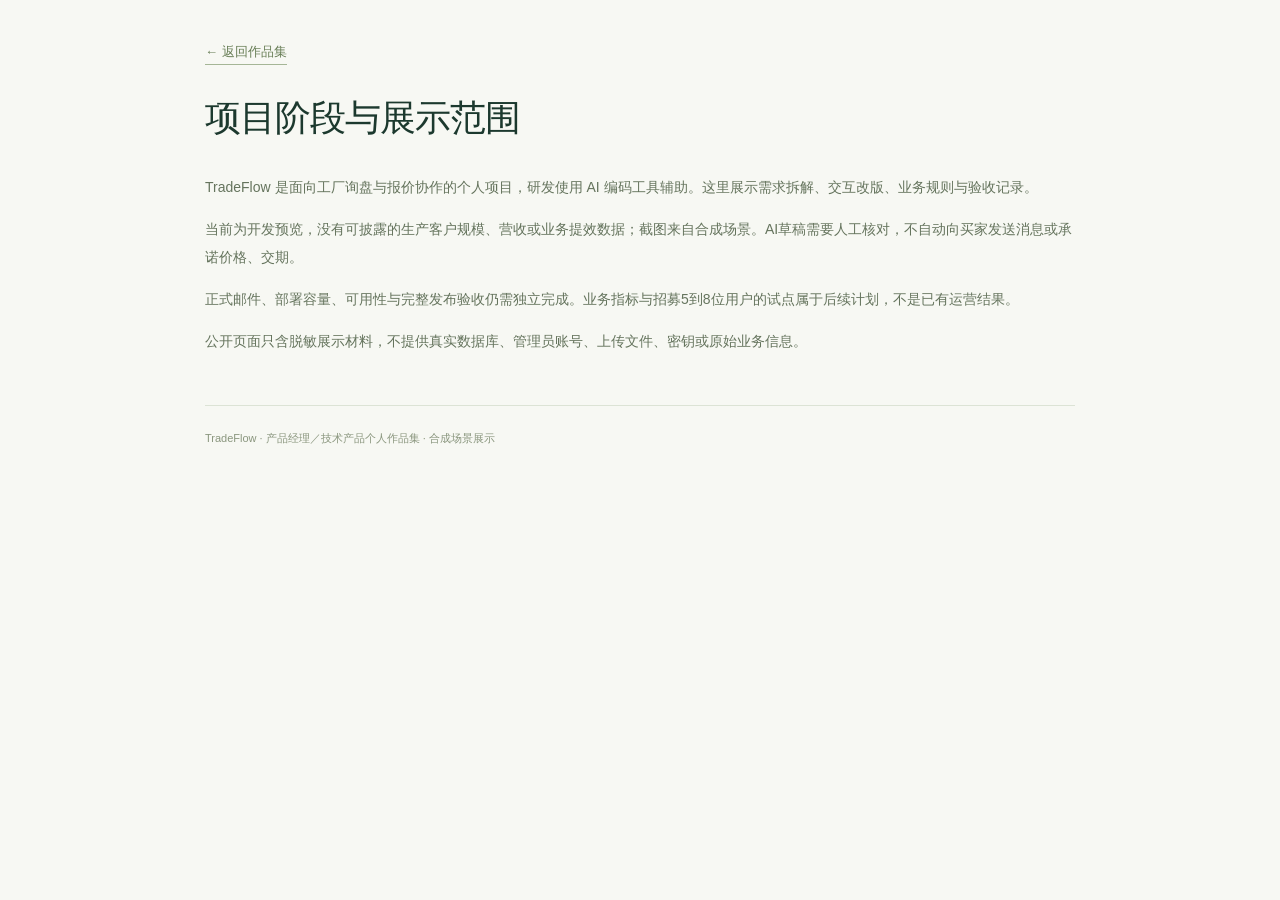
<file: scope.html>
<!doctype html><html lang="zh-CN"><meta charset="utf-8"><title>项目阶段与展示范围 · TradeFlow</title><meta name="viewport" content="width=device-width,initial-scale=1"><link rel="stylesheet" href="assets/style.css"><main class="article-page"><a href="./index.html">← 返回作品集</a><h1>项目阶段与展示范围</h1><p>TradeFlow 是面向工厂询盘与报价协作的个人项目，研发使用 AI 编码工具辅助。这里展示需求拆解、交互改版、业务规则与验收记录。</p><p>当前为开发预览，没有可披露的生产客户规模、营收或业务提效数据；截图来自合成场景。AI草稿需要人工核对，不自动向买家发送消息或承诺价格、交期。</p><p>正式邮件、部署容量、可用性与完整发布验收仍需独立完成。业务指标与招募5到8位用户的试点属于后续计划，不是已有运营结果。</p><p>公开页面只含脱敏展示材料，不提供真实数据库、管理员账号、上传文件、密钥或原始业务信息。</p><footer class="article-footer">TradeFlow · 产品经理／技术产品个人作品集 · 合成场景展示</footer></main></html>
</file>
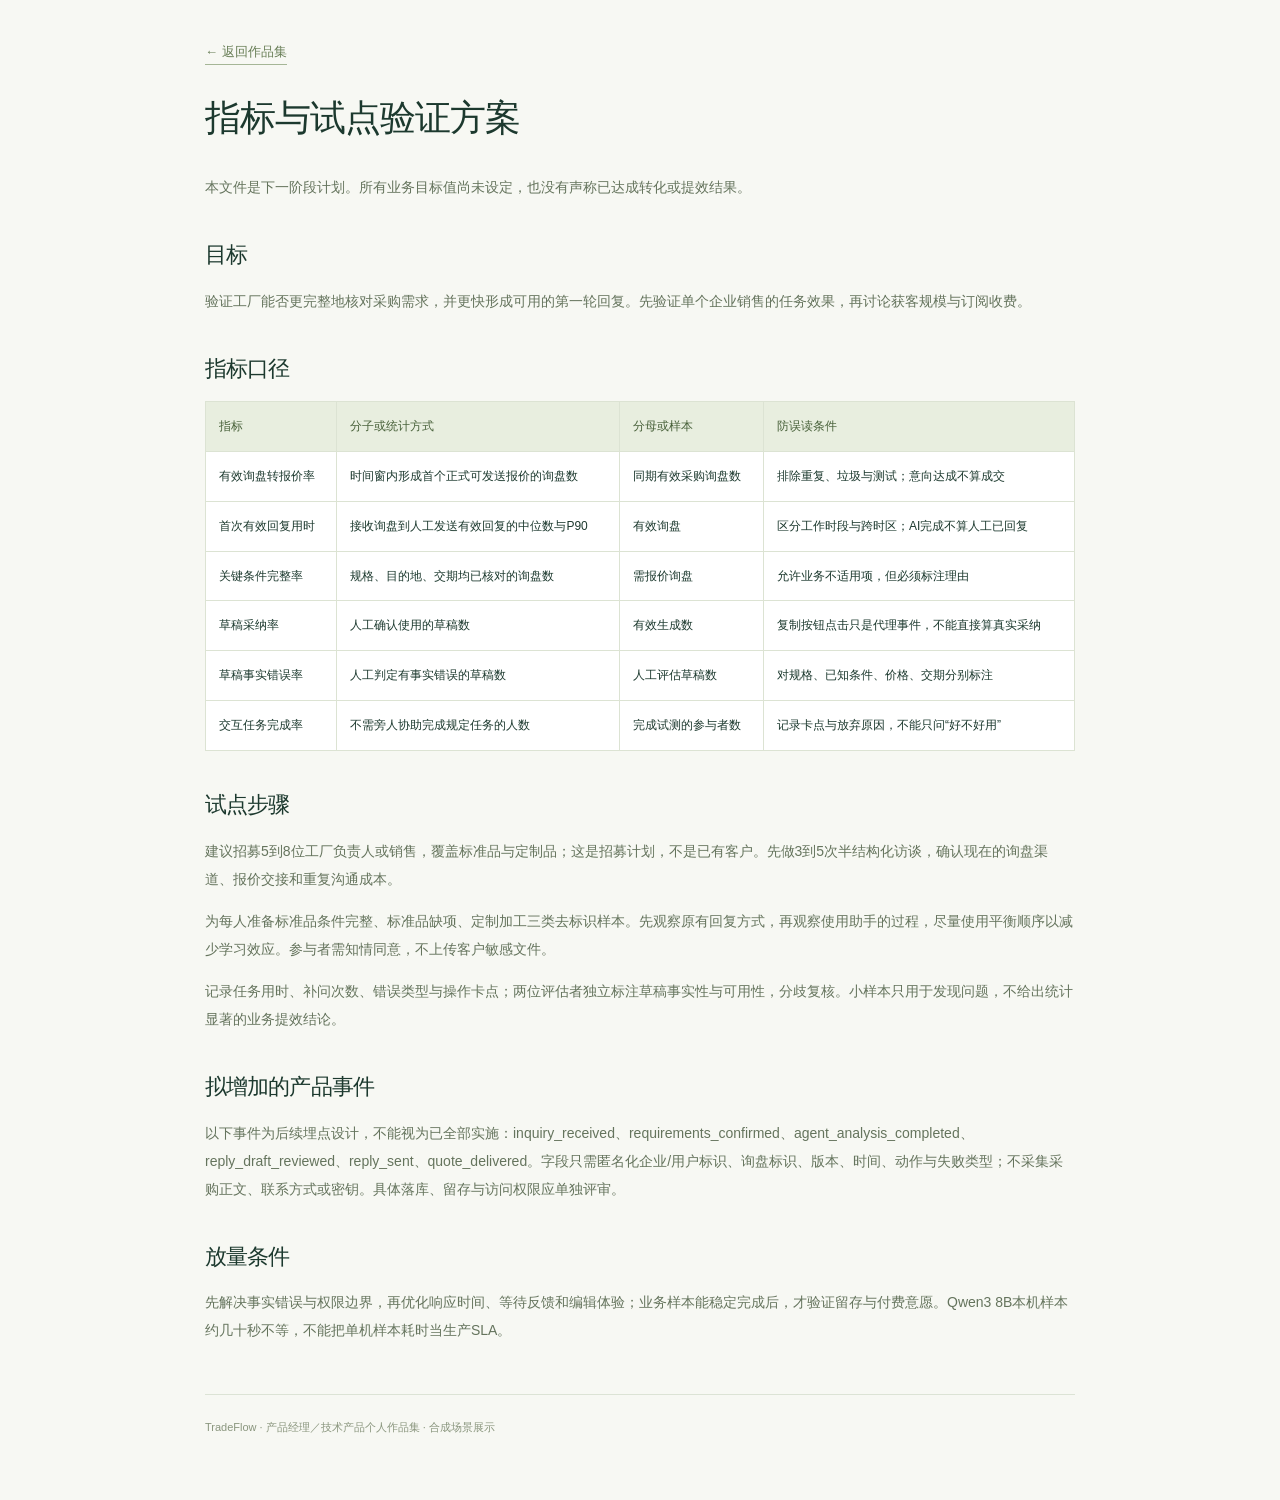
<file: validation-plan.html>
<!doctype html><html lang="zh-CN"><meta charset="utf-8"><meta name="viewport" content="width=device-width,initial-scale=1"><title>指标与试点验证方案</title><link rel="stylesheet" href="assets/style.css"><main class="article-page"><a href="./index.html">← 返回作品集</a><h1>指标与试点验证方案</h1><p>本文件是下一阶段计划。所有业务目标值尚未设定，也没有声称已达成转化或提效结果。</p><h2>目标</h2><p>验证工厂能否更完整地核对采购需求，并更快形成可用的第一轮回复。先验证单个企业销售的任务效果，再讨论获客规模与订阅收费。</p><h2>指标口径</h2><div class="table-wrap"><table><tr><th>指标</th><th>分子或统计方式</th><th>分母或样本</th><th>防误读条件</th></tr><tr><td>有效询盘转报价率</td><td>时间窗内形成首个正式可发送报价的询盘数</td><td>同期有效采购询盘数</td><td>排除重复、垃圾与测试；意向达成不算成交</td></tr><tr><td>首次有效回复用时</td><td>接收询盘到人工发送有效回复的中位数与P90</td><td>有效询盘</td><td>区分工作时段与跨时区；AI完成不算人工已回复</td></tr><tr><td>关键条件完整率</td><td>规格、目的地、交期均已核对的询盘数</td><td>需报价询盘</td><td>允许业务不适用项，但必须标注理由</td></tr><tr><td>草稿采纳率</td><td>人工确认使用的草稿数</td><td>有效生成数</td><td>复制按钮点击只是代理事件，不能直接算真实采纳</td></tr><tr><td>草稿事实错误率</td><td>人工判定有事实错误的草稿数</td><td>人工评估草稿数</td><td>对规格、已知条件、价格、交期分别标注</td></tr><tr><td>交互任务完成率</td><td>不需旁人协助完成规定任务的人数</td><td>完成试测的参与者数</td><td>记录卡点与放弃原因，不能只问“好不好用”</td></tr></table></div><h2>试点步骤</h2><p>建议招募5到8位工厂负责人或销售，覆盖标准品与定制品；这是招募计划，不是已有客户。先做3到5次半结构化访谈，确认现在的询盘渠道、报价交接和重复沟通成本。</p><p>为每人准备标准品条件完整、标准品缺项、定制加工三类去标识样本。先观察原有回复方式，再观察使用助手的过程，尽量使用平衡顺序以减少学习效应。参与者需知情同意，不上传客户敏感文件。</p><p>记录任务用时、补问次数、错误类型与操作卡点；两位评估者独立标注草稿事实性与可用性，分歧复核。小样本只用于发现问题，不给出统计显著的业务提效结论。</p><h2>拟增加的产品事件</h2><p>以下事件为后续埋点设计，不能视为已全部实施：inquiry_received、requirements_confirmed、agent_analysis_completed、reply_draft_reviewed、reply_sent、quote_delivered。字段只需匿名化企业/用户标识、询盘标识、版本、时间、动作与失败类型；不采集采购正文、联系方式或密钥。具体落库、留存与访问权限应单独评审。</p><h2>放量条件</h2><p>先解决事实错误与权限边界，再优化响应时间、等待反馈和编辑体验；业务样本能稳定完成后，才验证留存与付费意愿。Qwen3 8B本机样本约几十秒不等，不能把单机样本耗时当生产SLA。</p><footer class="article-footer">TradeFlow · 产品经理／技术产品个人作品集 · 合成场景展示</footer></main></html>
</file>
<file: assets/style.css>
@charset "UTF-8";
:root{--ink:#1c392e;--muted:#637467;--green:#294e40;--sage:#819568;--paper:#f7f8f3;--line:#dce3d5;--tint:#edf1e6;--white:#fff;font-family:Inter,-apple-system,BlinkMacSystemFont,"Segoe UI","PingFang SC","Microsoft YaHei",sans-serif;color:var(--ink);background:var(--paper);font-synthesis:none}
*{box-sizing:border-box}html{scroll-behavior:smooth;scroll-padding-top:94px}body{margin:0}button,input{font:inherit}button,a{-webkit-tap-highlight-color:transparent}a{color:inherit}button{cursor:pointer}button:focus-visible,a:focus-visible,summary:focus-visible{outline:3px solid #718b49;outline-offset:5px}button:disabled{cursor:default}img{display:block;max-width:100%}[hidden]{display:none!important}.section-shell{max-width:1280px;margin:0 auto;padding-left:54px;padding-right:54px}.section-space{padding-top:90px;padding-bottom:90px}.skip-link{position:fixed;top:-70px;left:20px;background:var(--green);color:white;padding:12px 20px;z-index:100}.skip-link:focus{top:12px}.site-header{position:sticky;top:0;z-index:10;min-height:82px;padding:16px max(28px,calc((100vw - 1172px)/2));display:flex;align-items:center;justify-content:space-between;gap:24px;border-bottom:1px solid var(--line);background:rgba(247,248,243,.96);backdrop-filter:blur(14px)}.brand{display:flex;align-items:center;gap:10px;text-decoration:none;white-space:nowrap}.brand strong{font-size:20px;letter-spacing:-.8px}.brand-icon{display:inline-flex;align-items:center;justify-content:center;font-family:Georgia,serif;font-style:italic;letter-spacing:-5px;padding-right:5px;font-size:26px;width:36px;height:36px;border-radius:11px;background:var(--green);color:var(--paper)}.brand-icon span{color:#b4c69a}.brand-divider{height:17px;width:1px;background:#c9d3c1;margin-left:7px}.brand-label{font-size:12px;color:var(--muted)}nav{display:flex;gap:25px}nav a{text-decoration:none;font-size:13px;color:#526556;transition:color .2s}nav a:hover{color:var(--green)}.button{display:inline-flex;align-items:center;justify-content:center;gap:25px;background:var(--green);border:1px solid var(--green);color:white;text-decoration:none;font-size:14px;font-weight:650;padding:16px 23px;border-radius:9px;line-height:1.4;transition:transform .2s,background .2s}.button:hover{background:#1b392e;transform:translateY(-2px)}.button-small{padding:10px 16px;font-size:12px;gap:18px}.button-outline{background:transparent;color:var(--green);border-color:#c9d5bf}.button-outline:hover{background:#e7eddf;color:var(--green)}.text-link{display:inline-flex;gap:8px;align-items:center;font-size:13px;font-weight:600;text-decoration:none;border-bottom:1px solid #a5b696;padding-bottom:4px;line-height:1.7}.hero{display:grid;grid-template-columns:1fr 1.05fr;gap:50px;padding-top:75px;padding-bottom:67px;align-items:center}.eyebrow{font-size:10px;line-height:1.5;letter-spacing:1.8px;font-weight:750;color:#6a7f52;margin:0 0 21px}.status-dot{display:inline-block;width:7px;height:7px;border-radius:50%;background:#819568;margin-right:7px;box-shadow:0 0 0 4px #e8eedf}h1{font-size:clamp(40px,4.3vw,59px);letter-spacing:-2.5px;line-height:1.23;margin:0 0 25px;font-weight:760}h1 em{font-style:normal;color:#6d8156}p{line-height:1.9}.hero-description{font-size:15px;color:var(--muted);max-width:415px;margin:0}.hero-actions{display:flex;align-items:center;gap:23px;margin:30px 0 27px}.tags{display:flex;gap:7px;flex-wrap:wrap}.tags span{font-size:10px;padding:5px 9px;border:1px solid #d6dfcd;border-radius:5px;color:#68775e;background:#f2f5ec}.hero-visual{padding-top:13px;min-width:0}.visual-label{display:flex;justify-content:space-between;font-size:9px;color:#6c7a64;letter-spacing:1px;margin:0 5px 12px;gap:8px}.visual-label span:first-child{font-size:11px;letter-spacing:0}.screenshot-button{padding:0;border:0;display:block;position:relative;text-align:left;overflow:hidden;background:#e8eee5;width:100%}.hero-screen{border-radius:13px;border:1px solid #d2dcca;box-shadow:0 24px 55px -25px #54683d70;transform:perspective(1500px) rotateY(-3deg);transition:transform .35s}.hero-screen:hover{transform:perspective(1500px) rotateY(0)}.window-bar{display:flex;align-items:center;gap:5px;padding:12px;background:#e5eada;border-bottom:1px solid #d6ddcb}.window-bar i{width:6px;height:6px;background:#b0bca3;border-radius:50%}.window-bar span{font-size:9px;margin:auto;color:#70805f;padding-right:25px}.hero-screen img{width:100%;aspect-ratio:1.14;object-fit:cover;object-position:top}.zoom-hint{position:absolute;right:13px;bottom:13px;background:#294e40ed;color:#fff;font-size:10px;padding:8px 12px;border-radius:6px;box-shadow:0 2px 12px #19342b25}.visual-note{display:flex;align-items:center;gap:12px;padding:17px 6px 0}.note-arrow{font-size:28px;color:#a1b089}.visual-note p{font-size:10px;line-height:1.8;margin:0;color:#849078}.visual-note strong{font-weight:600;color:#52674a;font-size:12px}.synthetic-label{font-size:9px;color:#8b9581;margin-left:auto;border:1px solid #dce3d5;padding:4px 7px;border-radius:4px}.project-meta{display:grid;grid-template-columns:repeat(4,1fr);border-top:1px solid var(--line);border-bottom:1px solid var(--line);padding-top:25px;padding-bottom:25px;gap:25px}.project-meta div{display:flex;flex-direction:column;gap:8px}.project-meta div+div{border-left:1px solid var(--line);padding-left:24px}.project-meta span{font-size:10px;letter-spacing:.5px;color:#7b8971}.project-meta strong{font-size:12px;line-height:1.7;font-weight:600}.section-heading{display:flex;justify-content:space-between;gap:45px;align-items:end;margin-bottom:37px}.section-heading h2,h2{font-size:30px;line-height:1.45;letter-spacing:-.9px;margin:0;font-weight:700}.section-heading p:not(.eyebrow){max-width:405px;color:var(--muted);font-size:13px;margin:0}.section-heading .eyebrow{margin-bottom:15px}.section-heading>.text-link{flex-shrink:0;margin-bottom:5px}.problem-grid{display:grid;grid-template-columns:repeat(3,1fr);gap:26px}.problem-grid article{border-top:1px solid #aab99b;padding-top:20px}.index{font-size:12px;color:#819568;letter-spacing:1px}.problem-grid h3{font-size:17px;line-height:1.6;margin:15px 0 10px}.problem-grid p{font-size:13px;color:var(--muted);margin:0}.workflow{display:flex;justify-content:space-between;gap:10px;align-items:center;padding:27px 30px;background:#edf1e7;border:1px solid #e0e6d6;border-radius:10px;margin-top:35px}.workflow div{display:flex;flex-direction:column;gap:6px}.workflow div span{font-size:10px;color:#8b9e74}.workflow strong{font-size:13px}.workflow small{font-size:10px;color:#7c8871}.workflow>span{font-size:18px;color:#adbca0}.decision-section{background:#eaf0e3;border-block:1px solid #dce4d2}.decision-list article{display:flex;align-items:start;gap:24px;padding:25px 0;border-top:1px solid #cedac3}.decision-list article:last-child{padding-bottom:0}.decision-number{width:38px;height:38px;border:1px solid #b7c7aa;color:#748762;display:grid;place-items:center;flex-shrink:0;border-radius:50%;font:italic 20px Georgia,serif}.decision-list h3{font-size:18px;margin:3px 0 9px}.decision-list p{font-size:13px;color:#687860;max-width:780px;margin:0}.decision-tag{font-size:10px;padding:5px 10px;white-space:nowrap;background:#f6f8f1;border-radius:5px;margin-left:auto;color:#748563}.case-tabs{display:flex;gap:5px;align-items:center;border-bottom:1px solid var(--line);margin-bottom:24px;overflow-x:auto;padding-bottom:1px}.case-tabs button{background:transparent;border:0;border-radius:7px 7px 0 0;font-size:13px;white-space:nowrap;color:#71816a;padding:14px 24px;position:relative}.case-tabs button[aria-selected=true]{background:#e9efdf;color:#294e40;font-weight:700}.case-tabs button[aria-selected=true]:after{content:"";height:2px;position:absolute;bottom:-1px;left:0;right:0;background:#70884f}.case-panel{display:grid;grid-template-columns:.85fr 1.4fr;border:1px solid var(--line);background:white;border-radius:11px;overflow:hidden;min-height:445px}.case-copy{padding:36px 30px}.case-kicker{font-size:9px;color:#819568;letter-spacing:1.3px}.case-copy h3{font-size:25px;line-height:1.5;letter-spacing:-.7px;margin:15px 0 24px}.case-copy dl{margin:0}.case-copy dt{font-size:10px;font-weight:700;color:#586d49;margin-top:15px}.case-copy dd{font-size:12px;color:#7a8573;line-height:1.85;margin:5px 0 0}.case-image{border-left:1px solid var(--line);display:flex;align-items:flex-start;max-height:560px;background:#eaf0e7}.case-image img{width:100%;height:100%;max-height:560px;object-fit:cover;object-position:top}.caption{font-size:11px;line-height:1.9;color:#829076;margin:17px 0 0}.ai-section{background:var(--green);color:#f2f5eb}.ai-layout{display:grid;grid-template-columns:.85fr 1.15fr;gap:80px;align-items:center}.ai-layout .eyebrow{color:#b0c493}.ai-layout h2{font-size:35px;line-height:1.5;letter-spacing:-1px}.ai-layout>div>p:not(.eyebrow){font-size:13px;color:#b6c7ae;max-width:350px;margin:23px 0 28px}.button-light{background:#e7edda;color:#294e40;border-color:#e7edda;font-size:12px}.button-light:hover{background:#f5f8eb;color:#294e40}.ai-example{border:1px solid #64806c;background:#315745;border-radius:12px;padding:25px}.example-head{display:flex;justify-content:space-between;align-items:center;gap:16px;font-size:12px;font-weight:600;border-bottom:1px solid #56765c;padding-bottom:18px}.example-head span+span{font-size:9px;font-weight:400;color:#b6c8a9}.example-input{padding:20px 0 16px}.ai-example small{font-size:10px;color:#b0c394}.ai-example p{font-size:12px;line-height:1.9;color:#dae4d0;margin:7px 0 0}.example-reply{padding:19px;background:#eaf0e1;border-radius:8px}.example-reply small{color:#778c60}.example-reply p{color:#496046}.ai-guardrails{display:flex;flex-wrap:wrap;gap:14px;font-size:9px;color:#bad0a7;padding-top:19px}.evidence-grid{display:grid;grid-template-columns:1fr 1fr;gap:22px}.evidence-card{padding:30px;border:1px solid var(--line);border-radius:10px;background:white}.pill{display:inline-block;font-size:10px;padding:5px 9px;border-radius:4px;background:#e6edde;color:#6f8559}.evidence-card.planned{background:#f1f4eb}.planned .pill{background:#e3e8d9}.evidence-card h3{font-size:20px;letter-spacing:-.3px;margin:18px 0}.evidence-card ul{padding-left:17px;margin:0 0 25px;font-size:12px;color:#6d7d64;line-height:2.1}.evidence-card li{margin-bottom:7px}.evidence-card .text-link{font-size:12px}.metrics-strip{display:grid;grid-template-columns:repeat(4,1fr);padding-top:30px;margin-top:7px;gap:20px}.metrics-strip div{display:flex;flex-direction:column;gap:8px}.metrics-strip strong{font-size:13px}.metrics-strip span{font-size:10px;color:#829076}.materials-section{background:#eff2e8;border-block:1px solid var(--line)}.material-grid{display:grid;grid-template-columns:repeat(4,1fr);gap:15px}.material-grid a{border:1px solid #d6dfcd;border-radius:9px;padding:22px 19px;display:flex;flex-direction:column;gap:15px;background:#f9fbf5;text-decoration:none;transition:transform .2s,border-color .2s}.material-grid a:hover{transform:translateY(-4px);border-color:#91a67c}.material-grid span{font-size:10px;color:#839573}.material-grid strong{font-size:15px}.material-grid small{font-size:10px;color:#819074;line-height:1.7}.materials-bottom{margin-top:27px;display:flex;align-items:center;flex-wrap:wrap;gap:20px}.materials-bottom>a,.link-button{font-size:11px;color:#687d55;text-decoration:underline;text-underline-offset:4px}.link-button{border:0;background:none;padding:0}.materials-bottom [role=status]{font-size:10px;color:#748762}.site-footer{padding-top:30px;padding-bottom:35px;display:flex;justify-content:space-between;align-items:center}.site-footer strong{font-size:16px;letter-spacing:-.5px}.site-footer p{font-size:10px;color:#8a967f;margin:6px 0 0}.site-footer>p{text-align:right}dialog{border:1px solid #d3deca;border-radius:12px;width:min(1160px,94vw);max-height:92vh;padding:0;background:var(--paper);color:var(--ink)}dialog::backdrop{background:#102b22cf;backdrop-filter:blur(4px)}.viewer-toolbar{display:flex;gap:20px;align-items:center;justify-content:space-between;padding:14px 20px;border-bottom:1px solid var(--line);position:sticky;top:0;background:var(--paper);z-index:1}.viewer-toolbar p{font-size:12px;line-height:1.7;margin:0}.viewer-toolbar button{font-size:12px;white-space:nowrap;padding:7px 12px;border:1px solid #c5d1b9;border-radius:6px;background:white;color:#3f5c35}.viewer-image-wrap{overflow:auto}.viewer-image-wrap img{width:100%;height:auto}.article-page{max-width:930px;margin:auto;padding:42px 30px 65px}.article-page>a:first-child{display:inline-block;font-size:13px;text-decoration:none;border-bottom:1px solid #a5b696;padding-bottom:3px;margin-bottom:28px;color:#687e56}.article-page h1{font-size:36px;line-height:1.4;letter-spacing:-1px;margin:0 0 30px}.article-page h2{font-size:22px;margin:38px 0 16px}.article-page p,.article-page li{font-size:14px;line-height:2;color:#65745d}.article-page table{border-collapse:collapse;width:100%;font-size:12px;line-height:1.9;background:#fff}.article-page td,.article-page th{border:1px solid #dce3d3;padding:13px;text-align:left;vertical-align:top}.article-page th{background:#e8eedf;color:#476039}.table-wrap{overflow:auto}.article-page pre{white-space:pre-wrap;overflow-wrap:anywhere;font-size:12px;line-height:1.9;padding:22px;background:#eaf0e1;border:1px solid #d8e2ca;border-radius:8px;color:#536a45}.article-footer{font-size:11px;color:#8a967e;border-top:1px solid var(--line);padding-top:25px;margin-top:50px}
@media(min-width:1500px){.hero{padding-top:95px;padding-bottom:90px}.hero-screen img{aspect-ratio:1.2}}@media(max-width:1050px){.site-header{padding-inline:27px}nav{gap:16px}.brand-label,.brand-divider{display:none}.section-shell{padding-inline:32px}.hero{gap:30px}.hero-actions{flex-wrap:wrap;gap:16px}.ai-layout{gap:40px}.case-copy{padding:25px}.project-meta{gap:15px}.project-meta div+div{padding-left:15px}.material-grid{grid-template-columns:1fr 1fr}}@media(max-width:760px){html{scroll-padding-top:75px}.site-header{min-height:67px;padding:14px 20px;gap:14px}.site-header nav{display:none}.brand strong{font-size:18px}.brand-icon{width:31px;height:31px;font-size:23px}.button-small{font-size:10px;padding:9px 12px;gap:10px}.section-shell{padding-inline:22px}.section-space{padding-top:56px;padding-bottom:56px}.hero{grid-template-columns:1fr;gap:35px;padding-top:47px;padding-bottom:40px}.hero .eyebrow{font-size:8px;letter-spacing:1.3px}.hero h1{font-size:43px;letter-spacing:-2px}.hero-description{font-size:14px}.hero-actions{margin:25px 0 22px;gap:17px}.hero-actions .text-link{font-size:12px}.hero-screen{transform:none}.hero-screen img{aspect-ratio:1.3}.hero-visual{padding-top:0}.project-meta{grid-template-columns:1fr 1fr;gap:22px 16px;padding-block:24px}.project-meta div+div{padding-left:0;border-left:0}.project-meta strong{font-size:11px}.section-heading{display:block;margin-bottom:27px}.section-heading h2,h2{font-size:26px;letter-spacing:-.8px}.section-heading p:not(.eyebrow){margin-top:18px;font-size:12px;max-width:none}.section-heading>.text-link{margin-top:20px}.problem-grid{grid-template-columns:1fr;gap:24px}.problem-grid h3{font-size:17px;margin-top:10px}.problem-grid p{font-size:12px}.workflow{display:grid;grid-template-columns:1fr 1fr;gap:24px;padding:24px}.workflow>span{display:none}.workflow strong{font-size:12px}.workflow small{font-size:9px}.decision-list article{gap:15px;padding:24px 0;position:relative}.decision-number{width:30px;height:30px;font-size:16px}.decision-list h3{font-size:16px;line-height:1.6;margin-top:1px}.decision-list p{font-size:12px}.decision-tag{display:none}.case-tabs button{padding:12px 18px;font-size:12px}.case-panel{grid-template-columns:1fr;min-height:0}.case-copy{padding:25px}.case-copy h3{font-size:25px;margin-bottom:20px}.case-copy dd{font-size:12px}.case-image{border-left:0;border-top:1px solid var(--line);max-height:350px}.case-image img{height:auto;aspect-ratio:1.15;object-fit:cover;object-position:top;max-height:350px}.ai-layout{grid-template-columns:1fr;gap:30px}.ai-layout h2{font-size:30px}.ai-layout>div>p:not(.eyebrow){max-width:none;font-size:12px}.ai-example{padding:20px}.example-head{font-size:11px;gap:8px}.example-head span+span{font-size:8px}.evidence-grid{grid-template-columns:1fr;gap:16px}.evidence-card{padding:24px}.metrics-strip{grid-template-columns:1fr 1fr;gap:22px;margin-top:0}.metrics-strip span{font-size:9px}.material-grid{gap:12px}.material-grid a{padding:18px 14px;gap:12px}.material-grid strong{font-size:13px}.material-grid small{font-size:9px}.materials-bottom{gap:17px}.materials-bottom a,.link-button{font-size:10px}.site-footer{gap:25px;align-items:start}.site-footer>p{font-size:9px}.viewer-toolbar{padding:12px}.viewer-toolbar p{font-size:10px}.article-page{padding:28px 20px 50px}.article-page h1{font-size:29px}.article-page h2{font-size:21px}.article-page p{font-size:13px}.article-page table{min-width:620px}}
@media(prefers-reduced-motion:reduce){html{scroll-behavior:auto}*,*::before,*::after{transition:none!important;animation:none!important}.hero-screen{transform:none}}@media print{.site-header,dialog,.hero-actions,.case-tabs,.zoom-hint,.link-button{display:none!important}.section-shell{padding-inline:0}.section-space{padding-block:25px}.hero{padding-top:0;gap:25px}h1{font-size:36px}.hero-screen{transform:none;box-shadow:none}.case-panel[hidden]{display:grid!important;margin-top:20px}.case-image{max-height:400px}.ai-section{background:#edf1e6;color:#1c392e}.ai-layout .eyebrow,.ai-layout>div>p:not(.eyebrow){color:#526a42}.ai-example{background:#edf1e6}.ai-example p{color:#526a42}.section-heading{break-inside:avoid}.material-grid a{border:1px solid #dce3d3}body{background:white}main{padding:0 24px}.site-footer{padding-inline:24px}}
</file>
